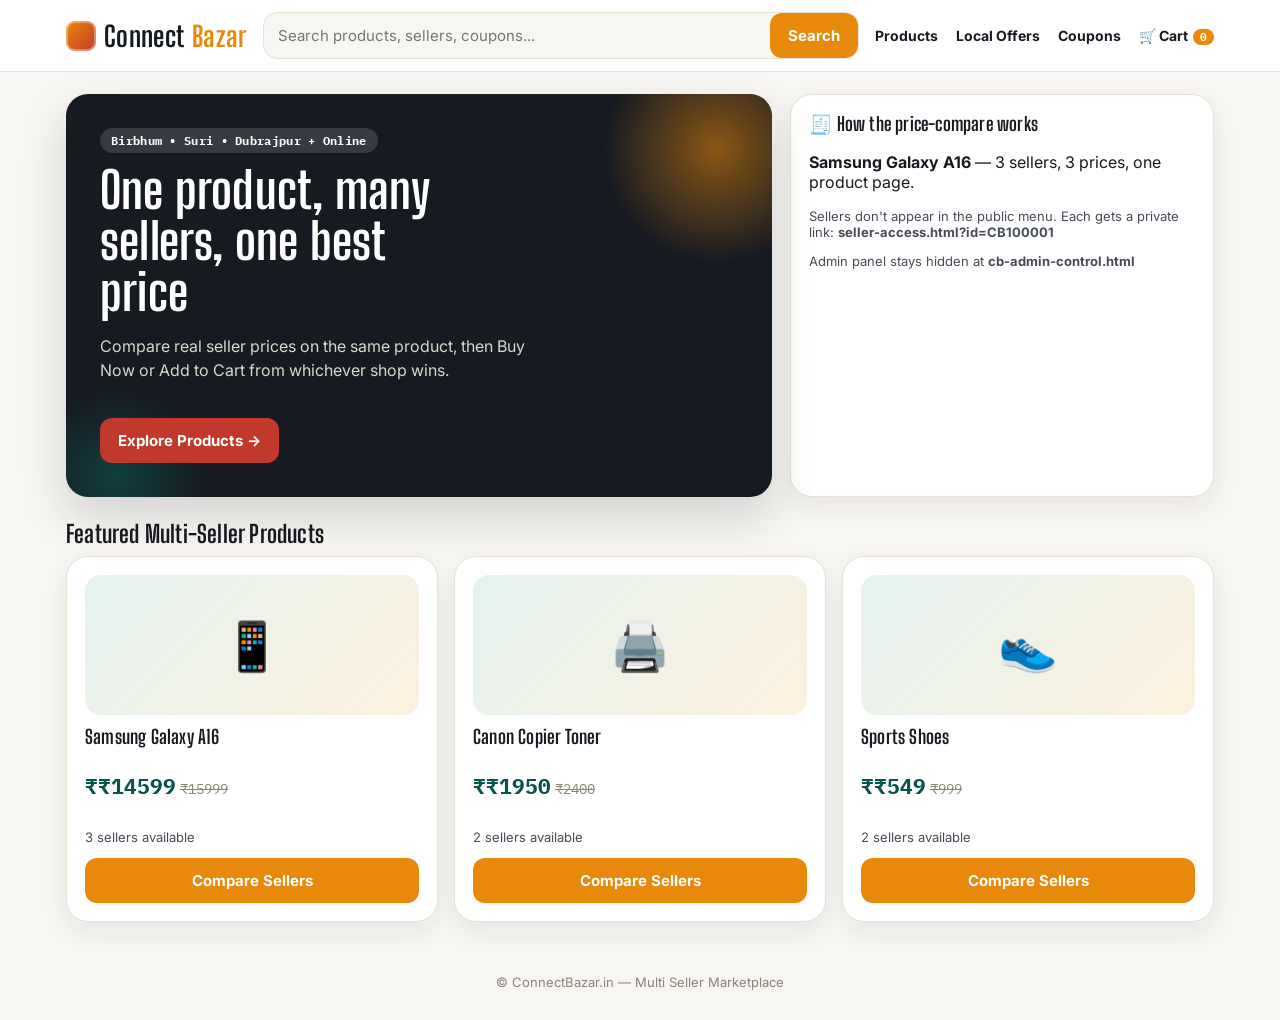
<file: index.html>
<!DOCTYPE html><html><head><meta charset="UTF-8"><meta name="viewport" content="width=device-width,initial-scale=1"><title>ConnectBazar — One Product, Many Sellers</title>
<link rel="preconnect" href="https://fonts.googleapis.com"><link rel="preconnect" href="https://fonts.gstatic.com" crossorigin>
<link href="https://fonts.googleapis.com/css2?family=Big+Shoulders+Display:wght@700;800&family=Inter:wght@400;500;600;700;800&family=IBM+Plex+Mono:wght@500;600;700&display=swap" rel="stylesheet">
<link rel="stylesheet" href="style.css"></head><body><div class="top"><div class="nav"><a class="logo" href="index.html">Connect<span>Bazar</span></a><div class="search"><input placeholder="Search products, sellers, coupons..."><button>Search</button></div><div class="links"><a href="products.html">Products</a><a href="offers.html">Local Offers</a><a href="coupons.html">Coupons</a><a href="cart.html">🛒 Cart <span class="cartCount">0</span></a></div></div></div>
<main><section class="hero"><div class="banner"><span class="badge">Birbhum • Suri • Dubrajpur + Online</span><h1>One product, many sellers, one best price</h1><p>Compare real seller prices on the same product, then Buy Now or Add to Cart from whichever shop wins.</p><br><a class="btn orange" href="products.html">Explore Products →</a></div><div class="panel"><h3>🧾 How the price-compare works</h3><p><b>Samsung Galaxy A16</b> — 3 sellers, 3 prices, one product page.</p><p class="small">Sellers don't appear in the public menu. Each gets a private link: <b class="small">seller-access.html?id=CB100001</b></p><p class="small">Admin panel stays hidden at <b class="small">cb-admin-control.html</b></p></div></section><section class="section"><h2>Featured Multi-Seller Products</h2><div id="homeProducts" class="grid"></div></section></main><script>document.addEventListener('DOMContentLoaded',()=>{homeProducts.innerHTML=demoProducts.map(p=>`<div class="card"><div class="pic">${p.img}</div><h3>${p.name}</h3><p><span class="price">₹${Math.min(...p.offers.map(o=>o.price))}</span> <span class="old">₹${p.mrp}</span></p><p class="small">${p.offers.length} sellers available</p><a class="btn" href="product-details.html?id=${p.id}">Compare Sellers</a></div>`).join('')})</script><div class="bottom"><a href="index.html">🏠<br>Home</a><a href="products.html">🛍️<br>Products</a><a href="offers.html">🏪<br>Offers</a><a href="coupons.html">🎟️<br>Coupons</a><a href="cart.html">🛒<br>Cart</a></div><div class="footer">© ConnectBazar.in — Multi Seller Marketplace</div><script src="firebase-config.js"></script><script src="app.js"></script>
</body></html>
</file>
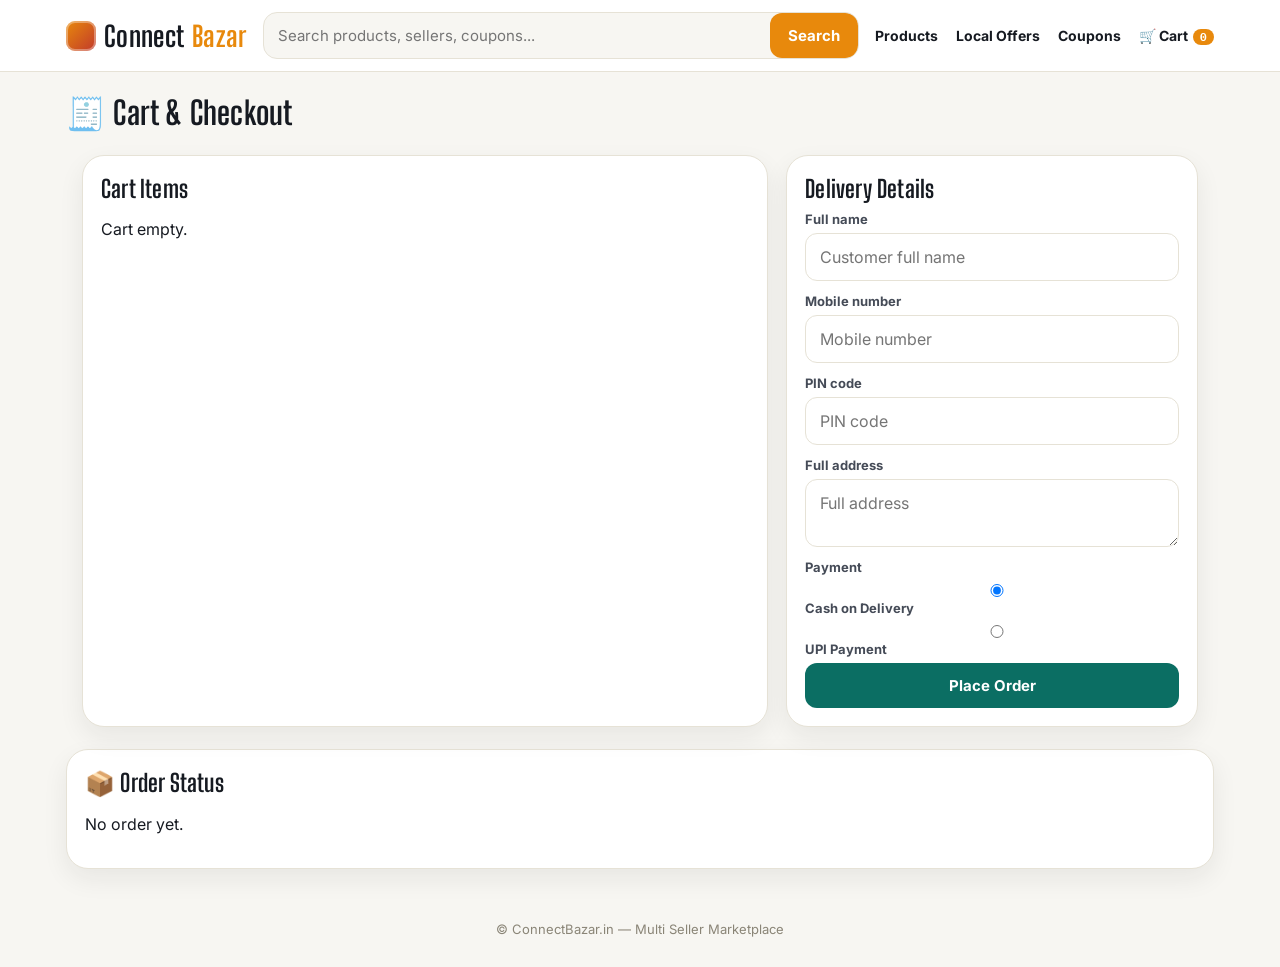
<file: cart.html>
<!DOCTYPE html><html><head><meta charset="UTF-8"><meta name="viewport" content="width=device-width,initial-scale=1"><title>Cart & Checkout — ConnectBazar</title><link rel="preconnect" href="https://fonts.googleapis.com"><link rel="preconnect" href="https://fonts.gstatic.com" crossorigin>
<link href="https://fonts.googleapis.com/css2?family=Big+Shoulders+Display:wght@700;800&family=Inter:wght@400;500;600;700;800&family=IBM+Plex+Mono:wght@500;600;700&display=swap" rel="stylesheet">
<link rel="stylesheet" href="style.css"></head><body><div class="top"><div class="nav"><a class="logo" href="index.html">Connect<span>Bazar</span></a><div class="search"><input placeholder="Search products, sellers, coupons..."><button>Search</button></div><div class="links"><a href="products.html">Products</a><a href="offers.html">Local Offers</a><a href="coupons.html">Coupons</a><a href="cart.html">🛒 Cart <span class="cartCount">0</span></a></div></div></div>
<main class="section"><h1>🧾 Cart & Checkout</h1><div class="hero"><div class="panel"><h2>Cart Items</h2><div id="cartItems"></div></div><div class="panel"><h2>Delivery Details</h2><div class="form"><label>Full name</label><input id="name" placeholder="Customer full name"><label>Mobile number</label><input id="mobile" placeholder="Mobile number"><label>PIN code</label><input id="pincode" placeholder="PIN code"><label>Full address</label><textarea id="address" placeholder="Full address"></textarea><label>Payment</label><label><input type="radio" name="payment" value="COD" checked> Cash on Delivery</label><label><input type="radio" name="payment" value="UPI"> UPI Payment</label><button class="btn green" onclick="createOrder()">Place Order</button></div></div></div><div class="panel"><h2>📦 Order Status</h2><div id="customerOrders"></div></div></main><script>document.addEventListener('DOMContentLoaded',()=>{let c=getCart();cartItems.innerHTML=c.length?c.map(i=>`<div class="seller"><div><b>${i.name}</b><br><span class="small">Buy From: ${i.seller} • Seller ID: ${i.sellerId}</span></div><div><b>₹${i.price}</b> × ${i.qty}</div></div>`).join('')+`<h3>Total ₹${c.reduce((a,b)=>a+b.price*b.qty,0)}</h3>`:'<p>Cart empty.</p>'})</script><div class="bottom"><a href="index.html">🏠<br>Home</a><a href="products.html">🛍️<br>Products</a><a href="offers.html">🏪<br>Offers</a><a href="coupons.html">🎟️<br>Coupons</a><a href="cart.html">🛒<br>Cart</a></div><div class="footer">© ConnectBazar.in — Multi Seller Marketplace</div><script src="firebase-config.js"></script><script src="app.js"></script>
</body></html>
</file>
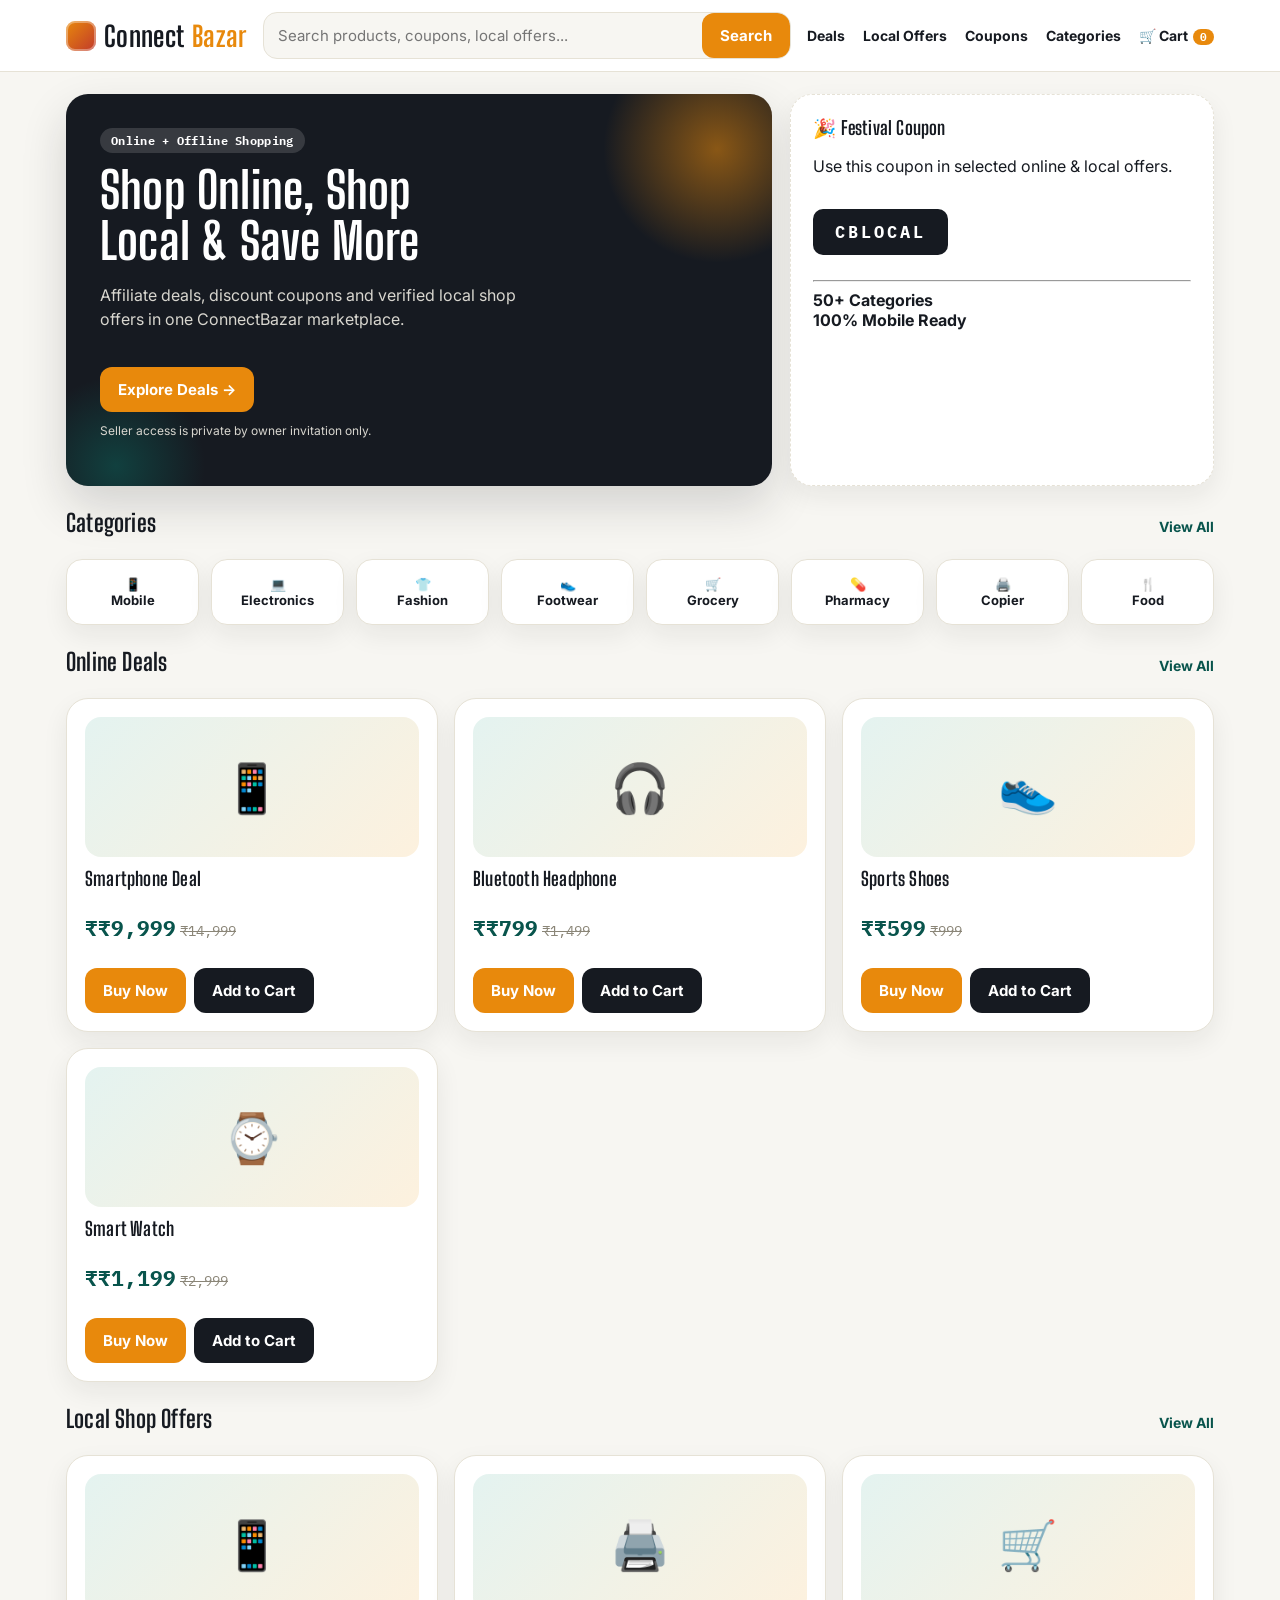
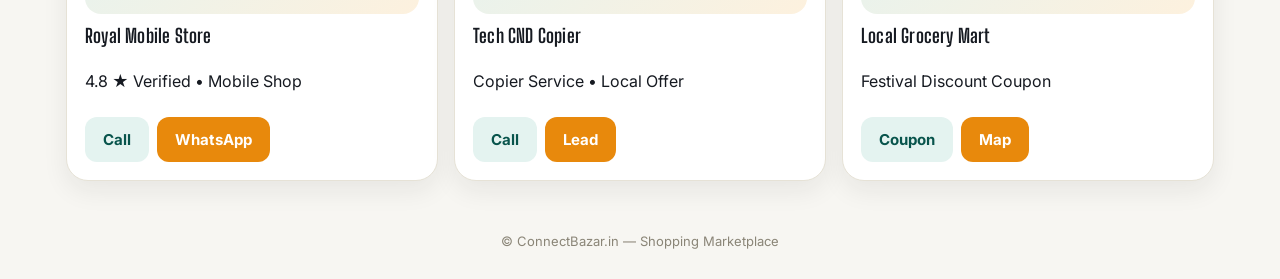
<file: categories.html>
<!DOCTYPE html><html lang="en"><head><meta charset="UTF-8"><meta name="viewport" content="width=device-width,initial-scale=1.0"><title>Categories — ConnectBazar</title>
<link rel="preconnect" href="https://fonts.googleapis.com"><link rel="preconnect" href="https://fonts.gstatic.com" crossorigin>
<link href="https://fonts.googleapis.com/css2?family=Big+Shoulders+Display:wght@700;800&family=Inter:wght@400;500;600;700;800&family=IBM+Plex+Mono:wght@500;600;700&display=swap" rel="stylesheet">
<link rel="stylesheet" href="style.css"></head><body><div class="top"><div class="nav"><a class="logo" href="index.html">Connect<span>Bazar</span></a><div class="search"><input placeholder="Search products, coupons, local offers..."><button>Search</button></div><div class="links"><a href="products.html">Deals</a><a href="offers.html">Local Offers</a><a href="coupons.html">Coupons</a><a href="categories.html">Categories</a><a href="cart.html">🛒 Cart <span class="cartCount" id="cartCount">0</span></a></div></div></div><main><section class="hero"><div class="banner"><span class="badge">Online + Offline Shopping</span><h1>Shop Online, Shop Local & Save More</h1><p>Affiliate deals, discount coupons and verified local shop offers in one ConnectBazar marketplace.</p><br><a class="btn" href="products.html">Explore Deals →</a><p class="private">Seller access is private by owner invitation only.</p></div><div class="coupon"><h3>🎉 Festival Coupon</h3><p>Use this coupon in selected online & local offers.</p><p class="code">CBLOCAL</p><hr><b>50+ Categories</b><br><b>100% Mobile Ready</b></div></section><section class="section"><div class="head"><h2>Categories</h2><a href="categories.html">View All</a></div><div class="catgrid"><div class="cat">📱<br>Mobile</div><div class="cat">💻<br>Electronics</div><div class="cat">👕<br>Fashion</div><div class="cat">👟<br>Footwear</div><div class="cat">🛒<br>Grocery</div><div class="cat">💊<br>Pharmacy</div><div class="cat">🖨️<br>Copier</div><div class="cat">🍴<br>Food</div></div></section><section class="section"><div class="head"><h2>Online Deals</h2><a href="products.html">View All</a></div><div class="grid"><div class="card"><div class="pic">📱</div><h3>Smartphone Deal</h3><p><span class="price">₹9,999</span> <span class="old">₹14,999</span></p><div class="actions"><button class="btn" onclick="buyNow('Smartphone Deal',9999,'ConnectBazar Online Deal')">Buy Now</button><button class="btn cartbtn" onclick="addToCart('Smartphone Deal',9999,'ConnectBazar Online Deal')">Add to Cart</button></div></div><div class="card"><div class="pic">🎧</div><h3>Bluetooth Headphone</h3><p><span class="price">₹799</span> <span class="old">₹1,499</span></p><div class="actions"><button class="btn" onclick="buyNow('Bluetooth Headphone',799,'ConnectBazar Online Deal')">Buy Now</button><button class="btn cartbtn" onclick="addToCart('Bluetooth Headphone',799,'ConnectBazar Online Deal')">Add to Cart</button></div></div><div class="card"><div class="pic">👟</div><h3>Sports Shoes</h3><p><span class="price">₹599</span> <span class="old">₹999</span></p><div class="actions"><button class="btn" onclick="buyNow('Sports Shoes',599,'ConnectBazar Online Deal')">Buy Now</button><button class="btn cartbtn" onclick="addToCart('Sports Shoes',599,'ConnectBazar Online Deal')">Add to Cart</button></div></div><div class="card"><div class="pic">⌚</div><h3>Smart Watch</h3><p><span class="price">₹1,199</span> <span class="old">₹2,999</span></p><div class="actions"><button class="btn" onclick="buyNow('Smart Watch',1199,'ConnectBazar Online Deal')">Buy Now</button><button class="btn cartbtn" onclick="addToCart('Smart Watch',1199,'ConnectBazar Online Deal')">Add to Cart</button></div></div></div></section><section class="section"><div class="head"><h2>Local Shop Offers</h2><a href="offers.html">View All</a></div><div class="shoprow"><div class="card"><div class="pic">📱</div><h3>Royal Mobile Store</h3><p>4.8 ★ Verified • Mobile Shop</p><div class="actions"><a class="btn outline" href="tel:+919999999999">Call</a><a class="btn" href="#">WhatsApp</a></div></div><div class="card"><div class="pic">🖨️</div><h3>Tech CND Copier</h3><p>Copier Service • Local Offer</p><div class="actions"><a class="btn outline" href="#">Call</a><a class="btn" href="#">Lead</a></div></div><div class="card"><div class="pic">🛒</div><h3>Local Grocery Mart</h3><p>Festival Discount Coupon</p><div class="actions"><a class="btn outline" href="#">Coupon</a><a class="btn" href="#">Map</a></div></div></div></section></main><div class="bottom"><a href="index.html">🏠<br>Home</a><a href="products.html">🛍️<br>Deals</a><a href="offers.html">🏪<br>Offers</a><a href="coupons.html">🎟️<br>Coupons</a><a href="cart.html">🛒<br>Cart</a></div><div class="footer">© ConnectBazar.in — Shopping Marketplace</div><div id="toast" class="toast">Added to cart</div><script>
function getCart(){return JSON.parse(localStorage.getItem('cb_cart')||'[]')}
function saveCart(c){localStorage.setItem('cb_cart',JSON.stringify(c));updateCartCount()}
function addToCart(name,price,seller='ConnectBazar'){let c=getCart();let item=c.find(x=>x.name===name && x.seller===seller); if(item){item.qty++}else{c.push({name,price,qty:1,seller})} saveCart(c); let t=document.getElementById('toast'); if(t){t.style.display='block'; setTimeout(()=>t.style.display='none',1400)}}
function buyNow(name,price,seller='ConnectBazar'){localStorage.setItem('cb_cart',JSON.stringify([{name,price,qty:1,seller}]));location.href='cart.html'}
function updateCartCount(){let n=getCart().reduce((a,b)=>a+b.qty,0); document.querySelectorAll('#cartCount').forEach(e=>e.textContent=n)}
document.addEventListener('DOMContentLoaded',updateCartCount);
</script></body></html>
</file>
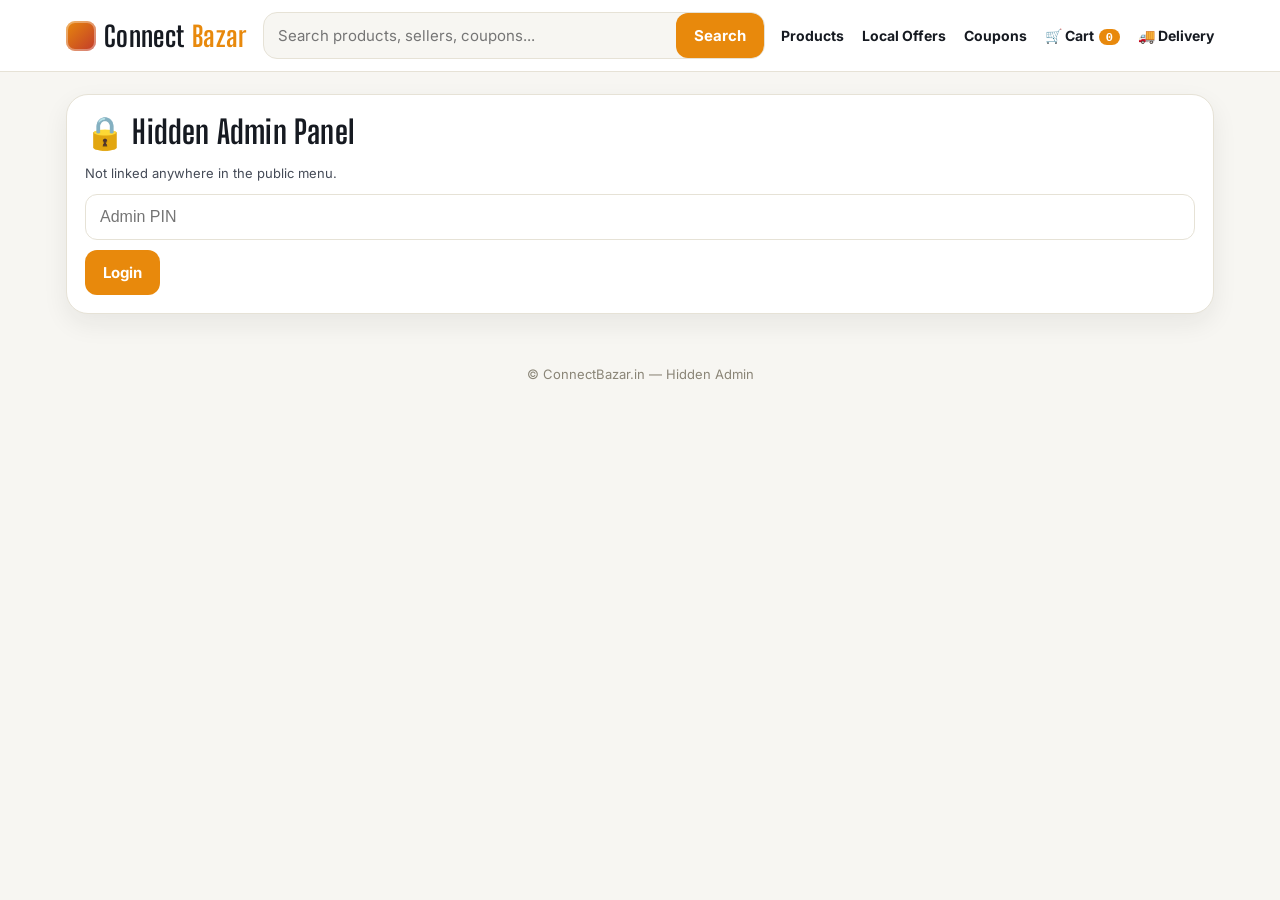
<file: cb-admin-control.html>
<!DOCTYPE html><html><head><meta charset="UTF-8"><meta name="viewport" content="width=device-width,initial-scale=1"><title>Admin — ConnectBazar</title><link rel="preconnect" href="https://fonts.googleapis.com"><link rel="preconnect" href="https://fonts.gstatic.com" crossorigin>
<link href="https://fonts.googleapis.com/css2?family=Big+Shoulders+Display:wght@700;800&family=Inter:wght@400;500;600;700;800&family=IBM+Plex+Mono:wght@500;600;700&display=swap" rel="stylesheet">
<link rel="stylesheet" href="style.css"></head><body><div class="top"><div class="nav"><a class="logo" href="index.html">Connect<span>Bazar</span></a><div class="search"><input placeholder="Search products, sellers, coupons..."><button>Search</button></div><div class="links"><a href="products.html">Products</a><a href="offers.html">Local Offers</a><a href="coupons.html">Coupons</a><a href="cart.html">🛒 Cart <span class="cartCount">0</span></a><a href="delivery-access.html">🚚 Delivery</a></div></div></div>
<main class="section"><div id="login" class="panel"><h1>🔒 Hidden Admin Panel</h1><p class="small">Not linked anywhere in the public menu.</p><input id="pin" placeholder="Admin PIN" style="width:100%;padding:13px 14px;border:1px solid var(--line);border-radius:12px;font-size:16px;margin-bottom:10px"><button class="btn" onclick="if(pin.value==='1234'){login.style.display='none';admin.style.display='block';loadAdmin()}else alert('Wrong PIN')">Login</button></div><div id="admin" style="display:none"><h1>📊 Admin Dashboard</h1><div class="grid" id="adminStats"></div><h2>🕓 Pending Seller Products</h2><table class="table"><thead><tr><th>Photo</th><th>Product/Seller</th><th>Price</th><th>Action</th></tr></thead><tbody id="pendingProducts"></tbody></table><h2>Customer Orders</h2><p class="small">Customer order first Admin Panel e show hobe. Admin Accept korle seller panel e show hobe.</p><table class="table"><thead><tr><th>Order</th><th>Customer</th><th>Items</th><th>Payment/Courier</th><th>Status</th></tr></thead><tbody id="orders"></tbody></table></div></main><div class="bottom"><a href="index.html">🏠<br>Home</a><a href="products.html">🛍️<br>Products</a><a href="offers.html">🏪<br>Offers</a><a href="coupons.html">🎟️<br>Coupons</a><a href="cart.html">🛒<br>Cart</a></div><div class="footer">© ConnectBazar.in — Hidden Admin</div><script src="firebase-config.js"></script><script src="app.js"></script>
</body></html>
</file>
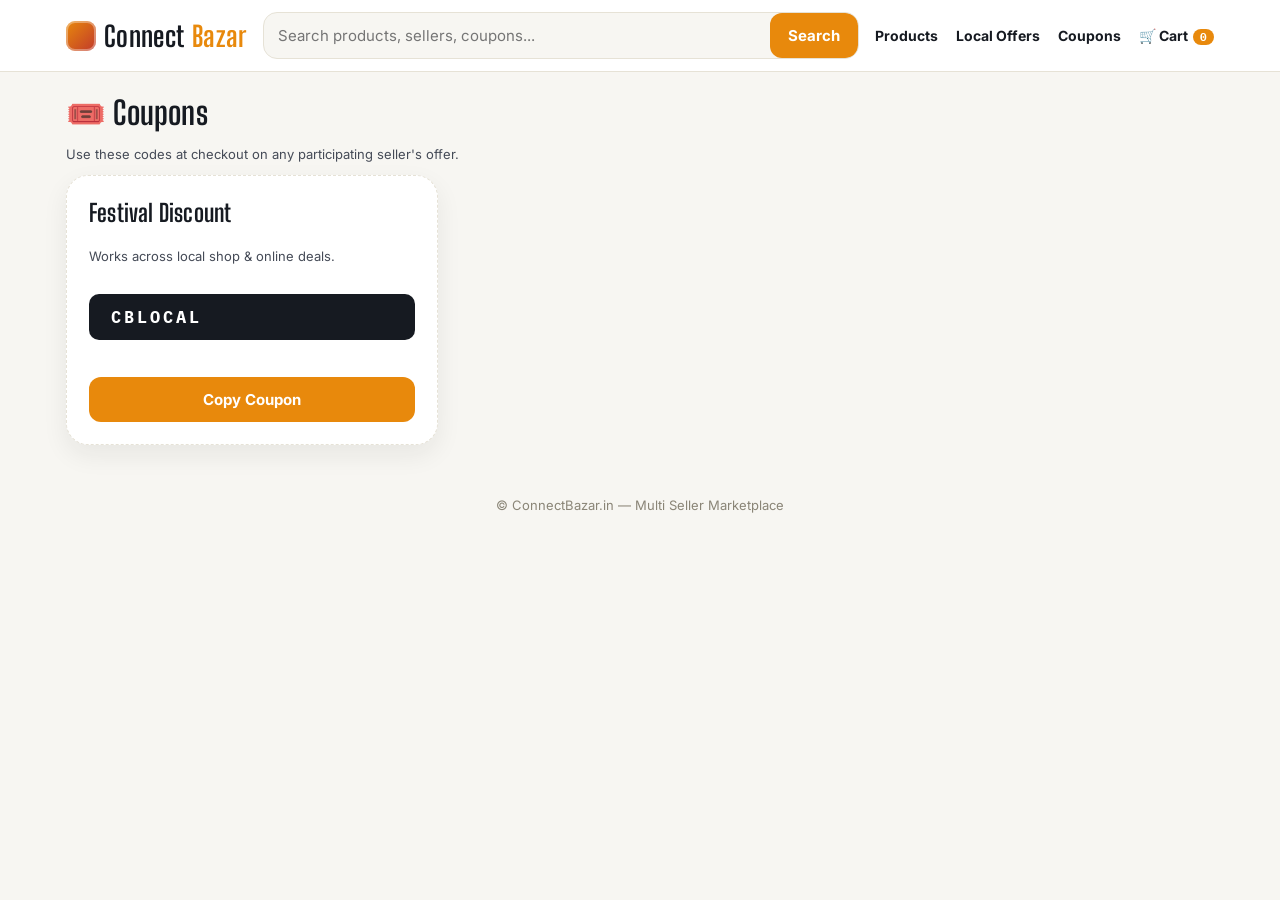
<file: coupons.html>
<!DOCTYPE html><html><head><meta charset="UTF-8"><meta name="viewport" content="width=device-width,initial-scale=1"><title>Coupons — ConnectBazar</title><link rel="preconnect" href="https://fonts.googleapis.com"><link rel="preconnect" href="https://fonts.gstatic.com" crossorigin>
<link href="https://fonts.googleapis.com/css2?family=Big+Shoulders+Display:wght@700;800&family=Inter:wght@400;500;600;700;800&family=IBM+Plex+Mono:wght@500;600;700&display=swap" rel="stylesheet">
<link rel="stylesheet" href="style.css"></head><body><div class="top"><div class="nav"><a class="logo" href="index.html">Connect<span>Bazar</span></a><div class="search"><input placeholder="Search products, sellers, coupons..."><button>Search</button></div><div class="links"><a href="products.html">Products</a><a href="offers.html">Local Offers</a><a href="coupons.html">Coupons</a><a href="cart.html">🛒 Cart <span class="cartCount">0</span></a></div></div></div>
<main class="section"><h1>🎟️ Coupons</h1><p class="small">Use these codes at checkout on any participating seller's offer.</p><div class="grid"><div class="card coupon"><h2>Festival Discount</h2><p class="small">Works across local shop & online deals.</p><p class="code">CBLOCAL</p><br><button class="btn" onclick="navigator.clipboard.writeText('CBLOCAL');alert('Copied: CBLOCAL')">Copy Coupon</button></div></div></main><div class="bottom"><a href="index.html">🏠<br>Home</a><a href="products.html">🛍️<br>Products</a><a href="offers.html">🏪<br>Offers</a><a href="coupons.html">🎟️<br>Coupons</a><a href="cart.html">🛒<br>Cart</a></div><div class="footer">© ConnectBazar.in — Multi Seller Marketplace</div><script src="firebase-config.js"></script><script src="app.js"></script>
</body></html>
</file>
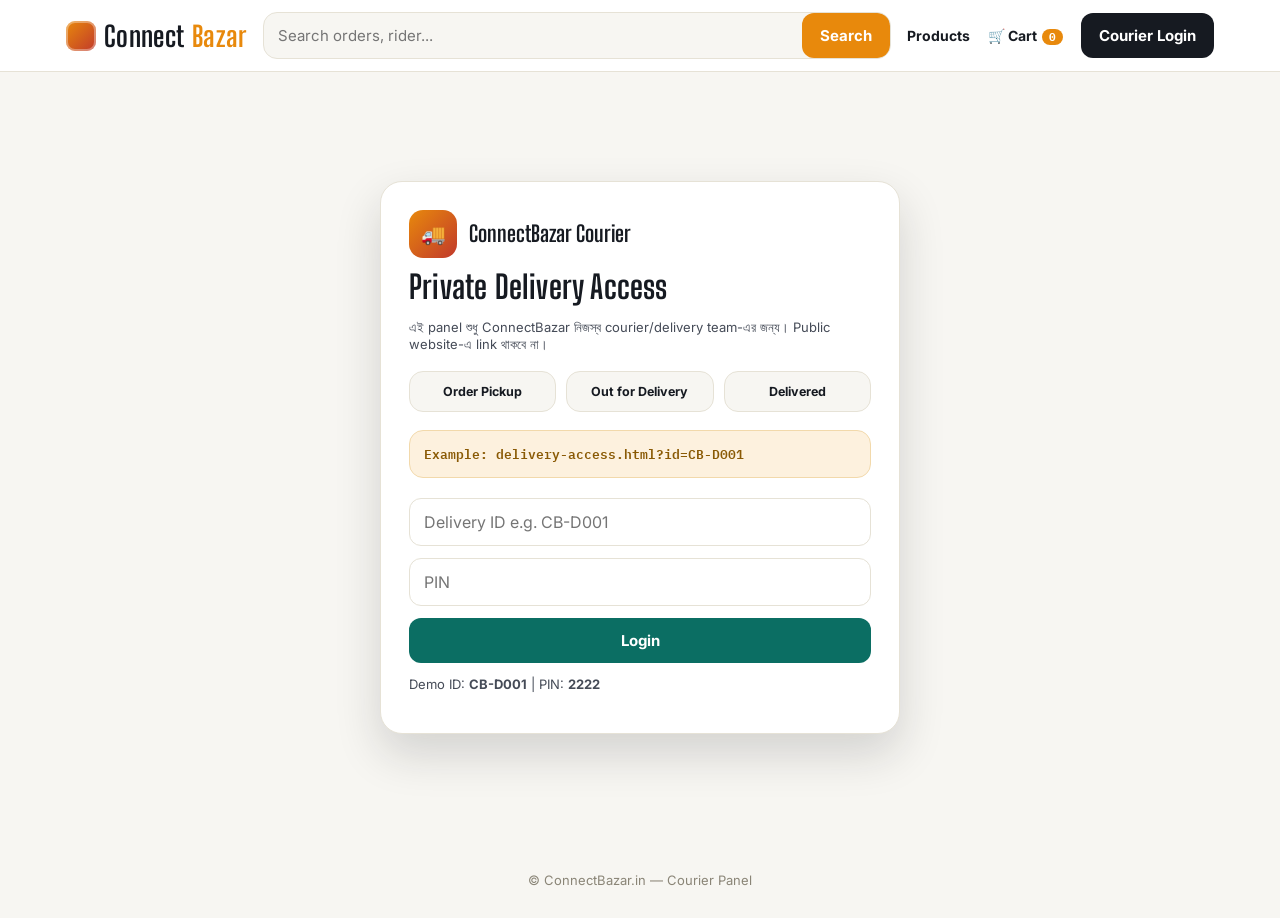
<file: delivery-access.html>
<!DOCTYPE html><html><head><meta charset="UTF-8"><meta name="viewport" content="width=device-width,initial-scale=1"><title>ConnectBazar Courier Access</title>
<link rel="preconnect" href="https://fonts.googleapis.com"><link rel="preconnect" href="https://fonts.gstatic.com" crossorigin>
<link href="https://fonts.googleapis.com/css2?family=Big+Shoulders+Display:wght@700;800&family=Inter:wght@400;500;600;700;800&family=IBM+Plex+Mono:wght@500;600;700&display=swap" rel="stylesheet">
<link rel="stylesheet" href="style.css"></head><body><div class="top"><div class="nav"><a class="logo" href="index.html">Connect<span>Bazar</span></a><div class="search"><input placeholder="Search orders, rider..."><button>Search</button></div><div class="links"><a href="products.html">Products</a><a href="cart.html">🛒 Cart <span class="cartCount">0</span></a><a class="btn dark" href="delivery-access.html">Courier Login</a></div></div></div>
<main class="seller-login-wrap"><div class="seller-login-card"><div class="seller-logo"><div class="mark">🚚</div><div>ConnectBazar Courier</div></div><h1>Private Delivery Access</h1><p class="small">এই panel শুধু ConnectBazar নিজস্ব courier/delivery team-এর জন্য। Public website-এ link থাকবে না।</p><div class="seller-tabs"><div class="seller-tab">Order Pickup</div><div class="seller-tab">Out for Delivery</div><div class="seller-tab">Delivered</div></div><div class="danger-note">Example: delivery-access.html?id=CB-D001</div><br><div class="form"><input id="did" placeholder="Delivery ID e.g. CB-D001"><input id="dpin" type="password" placeholder="PIN"><button class="btn green" onclick="deliveryLogin()">Login</button></div><p class="small">Demo ID: <b>CB-D001</b> | PIN: <b>2222</b></p></div></main><div class="bottom"><a href="index.html">🏠<br>Home</a><a href="products.html">🛍️<br>Products</a><a href="delivery-dashboard.html">🚚<br>Courier</a><a href="cart.html">🛒<br>Cart</a></div><div class="footer">© ConnectBazar.in — Courier Panel</div><script src="app.js"></script><script>function deliveryLogin(){let id=document.getElementById('did').value||new URLSearchParams(location.search).get('id')||'CB-D001';let pin=document.getElementById('dpin').value;if(pin==='2222'){localStorage.setItem('cb_delivery_id',id);location.href='delivery-dashboard.html?id='+id}else alert('Wrong PIN')}document.addEventListener('DOMContentLoaded',()=>{let id=new URLSearchParams(location.search).get('id');if(id)document.getElementById('did').value=id;})</script></body></html>
</file>
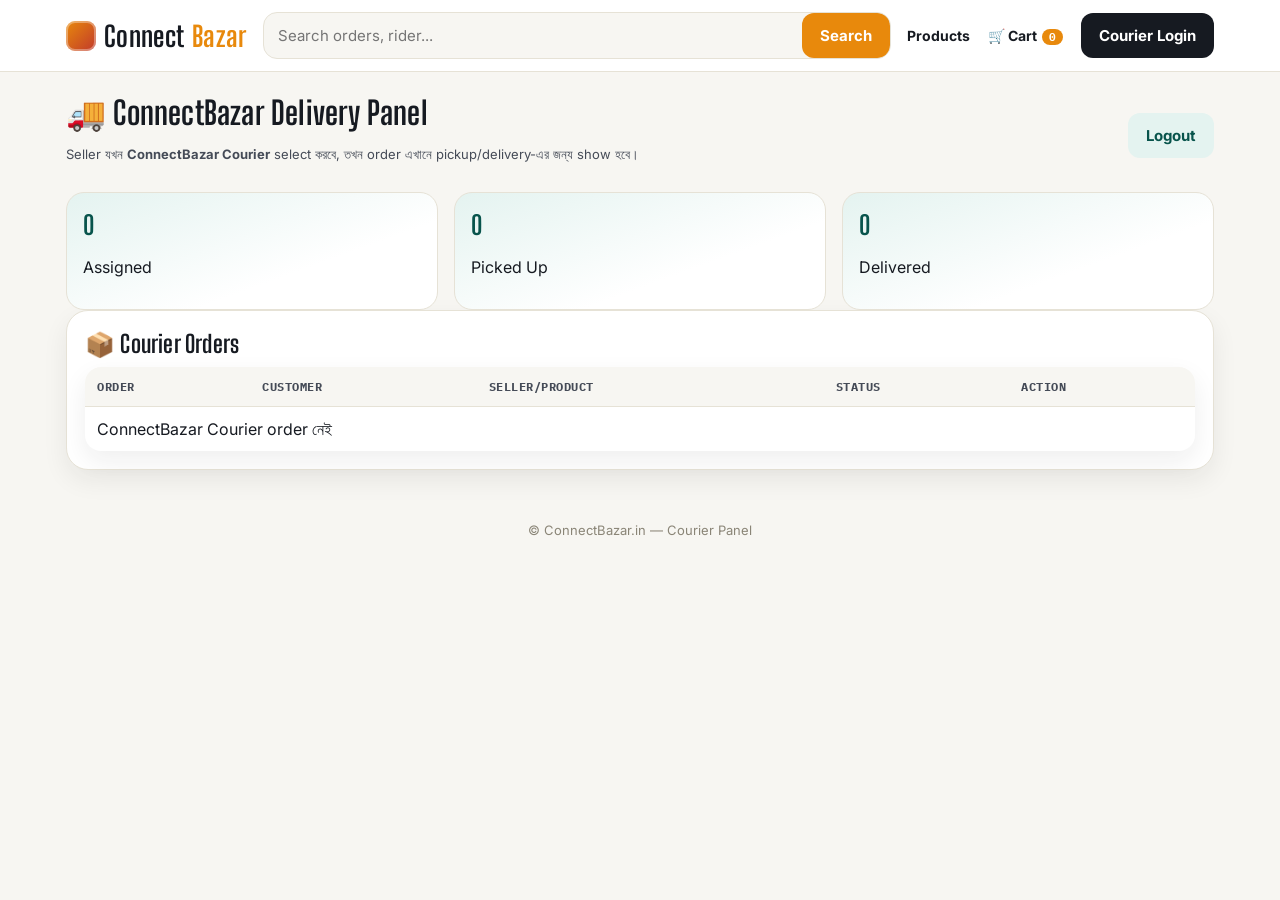
<file: delivery-dashboard.html>
<!DOCTYPE html><html><head><meta charset="UTF-8"><meta name="viewport" content="width=device-width,initial-scale=1"><title>Delivery Dashboard - ConnectBazar</title>
<link rel="preconnect" href="https://fonts.googleapis.com"><link rel="preconnect" href="https://fonts.gstatic.com" crossorigin>
<link href="https://fonts.googleapis.com/css2?family=Big+Shoulders+Display:wght@700;800&family=Inter:wght@400;500;600;700;800&family=IBM+Plex+Mono:wght@500;600;700&display=swap" rel="stylesheet">
<link rel="stylesheet" href="style.css"></head><body><div class="top"><div class="nav"><a class="logo" href="index.html">Connect<span>Bazar</span></a><div class="search"><input placeholder="Search orders, rider..."><button>Search</button></div><div class="links"><a href="products.html">Products</a><a href="cart.html">🛒 Cart <span class="cartCount">0</span></a><a class="btn dark" href="delivery-access.html">Courier Login</a></div></div></div>
<main class="section"><div class="dash-head"><div><h1>🚚 ConnectBazar Delivery Panel</h1><p class="small">Seller যখন <b>ConnectBazar Courier</b> select করবে, তখন order এখানে pickup/delivery-এর জন্য show হবে।</p></div><a class="btn outline" href="delivery-access.html">Logout</a></div><div class="grid" id="deliveryStats"><div class="stat-card"><h3>0</h3><p>Assigned</p></div><div class="stat-card"><h3>0</h3><p>Picked Up</p></div><div class="stat-card"><h3>0</h3><p>Delivered</p></div></div>
<div class="panel"><h2>📦 Courier Orders</h2><table class="table"><thead><tr><th>Order</th><th>Customer</th><th>Seller/Product</th><th>Status</th><th>Action</th></tr></thead><tbody id="deliveryOrders"></tbody></table></div></main><div class="bottom"><a href="index.html">🏠<br>Home</a><a href="products.html">🛍️<br>Products</a><a href="delivery-dashboard.html">🚚<br>Courier</a><a href="cart.html">🛒<br>Cart</a></div><div class="footer">© ConnectBazar.in — Courier Panel</div><script src="app.js"></script><script>document.addEventListener('DOMContentLoaded',()=>{loadDeliveryDashboard&&loadDeliveryDashboard();})</script></body></html>
</file>
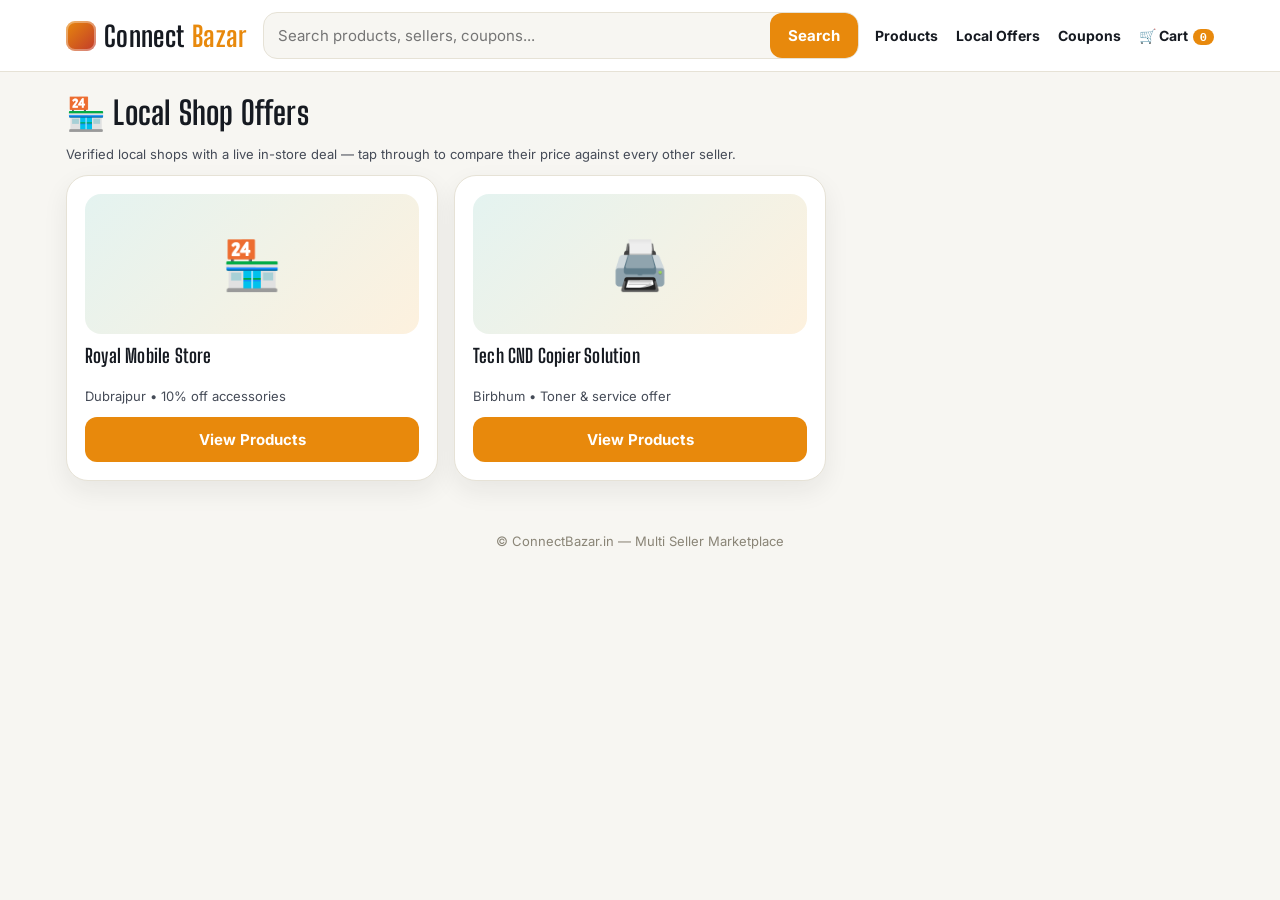
<file: offers.html>
<!DOCTYPE html><html><head><meta charset="UTF-8"><meta name="viewport" content="width=device-width,initial-scale=1"><title>Local Shop Offers — ConnectBazar</title><link rel="preconnect" href="https://fonts.googleapis.com"><link rel="preconnect" href="https://fonts.gstatic.com" crossorigin>
<link href="https://fonts.googleapis.com/css2?family=Big+Shoulders+Display:wght@700;800&family=Inter:wght@400;500;600;700;800&family=IBM+Plex+Mono:wght@500;600;700&display=swap" rel="stylesheet">
<link rel="stylesheet" href="style.css"></head><body><div class="top"><div class="nav"><a class="logo" href="index.html">Connect<span>Bazar</span></a><div class="search"><input placeholder="Search products, sellers, coupons..."><button>Search</button></div><div class="links"><a href="products.html">Products</a><a href="offers.html">Local Offers</a><a href="coupons.html">Coupons</a><a href="cart.html">🛒 Cart <span class="cartCount">0</span></a></div></div></div>
<main class="section"><h1>🏪 Local Shop Offers</h1><p class="small">Verified local shops with a live in-store deal — tap through to compare their price against every other seller.</p><div class="grid"><div class="card"><div class="pic">🏪</div><h3>Royal Mobile Store</h3><p class="small">Dubrajpur • 10% off accessories</p><a class="btn" href="product-details.html?id=samsung-a16">View Products</a></div><div class="card"><div class="pic">🖨️</div><h3>Tech CND Copier Solution</h3><p class="small">Birbhum • Toner & service offer</p><a class="btn" href="product-details.html?id=canon-toner">View Products</a></div></div></main><div class="bottom"><a href="index.html">🏠<br>Home</a><a href="products.html">🛍️<br>Products</a><a href="offers.html">🏪<br>Offers</a><a href="coupons.html">🎟️<br>Coupons</a><a href="cart.html">🛒<br>Cart</a></div><div class="footer">© ConnectBazar.in — Multi Seller Marketplace</div><script src="firebase-config.js"></script><script src="app.js"></script>
</body></html>
</file>
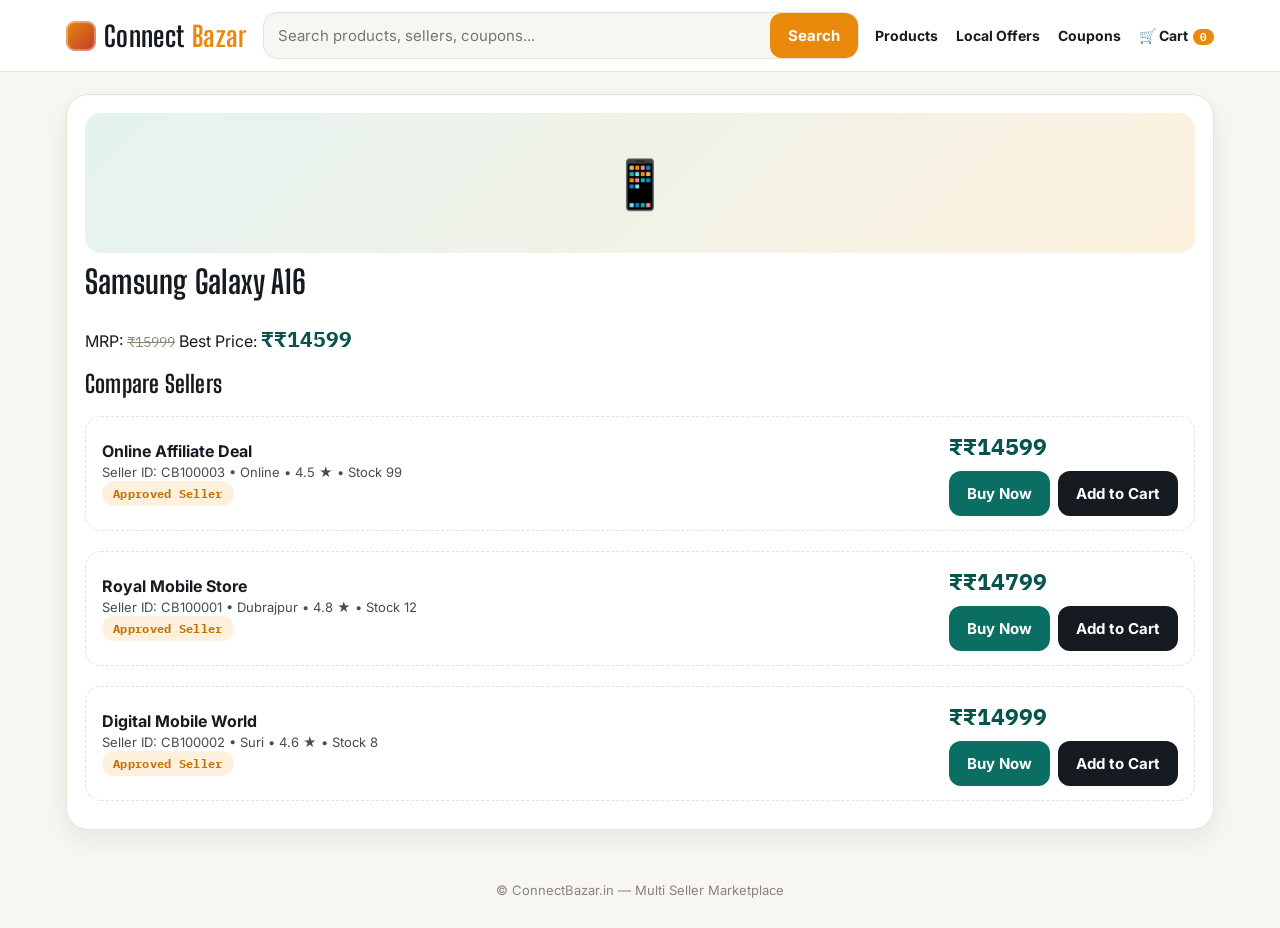
<file: product-details.html>
<!DOCTYPE html><html><head><meta charset="UTF-8"><meta name="viewport" content="width=device-width,initial-scale=1"><title>Compare Sellers — ConnectBazar</title><link rel="preconnect" href="https://fonts.googleapis.com"><link rel="preconnect" href="https://fonts.gstatic.com" crossorigin>
<link href="https://fonts.googleapis.com/css2?family=Big+Shoulders+Display:wght@700;800&family=Inter:wght@400;500;600;700;800&family=IBM+Plex+Mono:wght@500;600;700&display=swap" rel="stylesheet">
<link rel="stylesheet" href="style.css"></head><body><div class="top"><div class="nav"><a class="logo" href="index.html">Connect<span>Bazar</span></a><div class="search"><input placeholder="Search products, sellers, coupons..."><button>Search</button></div><div class="links"><a href="products.html">Products</a><a href="offers.html">Local Offers</a><a href="coupons.html">Coupons</a><a href="cart.html">🛒 Cart <span class="cartCount">0</span></a></div></div></div>
<main class="section"><div id="details"></div></main><script>document.addEventListener('DOMContentLoaded',()=>{let id=new URLSearchParams(location.search).get('id')||'samsung-a16';let p=getAllProducts().find(x=>x.id===id)||getAllProducts()[0];details.innerHTML=`<div class="card"><div class="pic">${String(p.img).startsWith('data:')?'<img src="'+p.img+'" style="max-width:100%;max-height:140px;border-radius:14px">':p.img}</div><h1>${p.name}</h1><p>MRP: <span class="old">₹${p.mrp}</span> Best Price: <span class="price">₹${Math.min(...p.offers.map(o=>Number(o.price)))}</span></p><h2>Compare Sellers</h2>${p.offers.sort((a,b)=>a.price-b.price).map(o=>`<div class="seller"><div><b>${o.seller}</b><br><span class="small">Seller ID: ${o.sellerId} • ${o.location} • ${o.rating||4.5} ★ • Stock ${o.stock}</span><br>${o.size?'<span class="small">Size/Variant: '+o.size+'</span><br>':''}${o.coupon?'<span class="badge">Coupon: '+o.coupon+'</span>':''} <span class="badge">Approved Seller</span></div><div><div class="price">₹${o.price}</div><div class="actions"><button class="btn green" onclick="buyNow('${p.id}','${o.sellerId}')">Buy Now</button><button class="btn dark" onclick="addToCart('${p.id}','${o.sellerId}')">Add to Cart</button></div></div></div>`).join('')}</div>`})</script><div class="bottom"><a href="index.html">🏠<br>Home</a><a href="products.html">🛍️<br>Products</a><a href="offers.html">🏪<br>Offers</a><a href="coupons.html">🎟️<br>Coupons</a><a href="cart.html">🛒<br>Cart</a></div><div class="footer">© ConnectBazar.in — Multi Seller Marketplace</div><script src="firebase-config.js"></script><script src="app.js"></script>
</body></html>
</file>
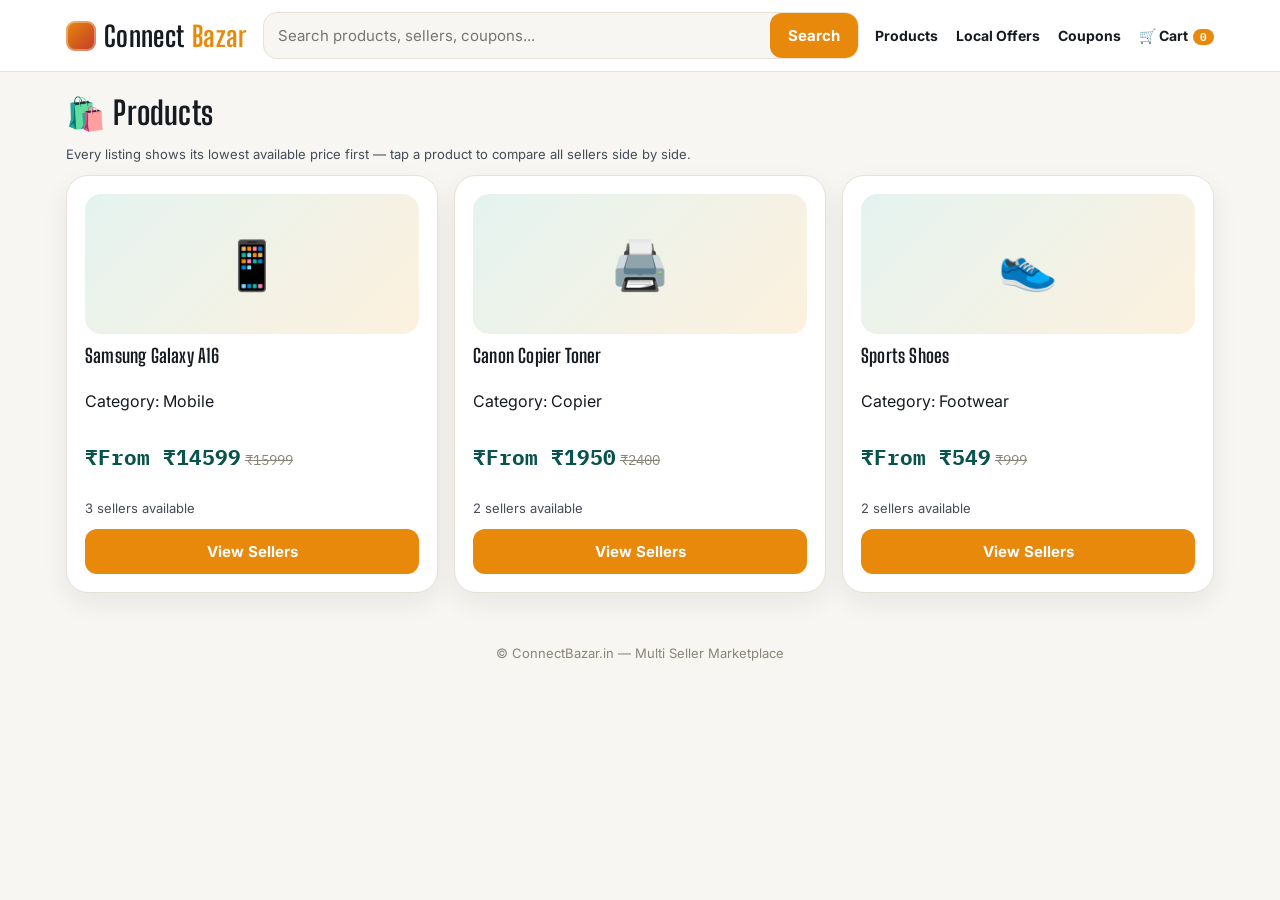
<file: products.html>
<!DOCTYPE html><html><head><meta charset="UTF-8"><meta name="viewport" content="width=device-width,initial-scale=1"><title>Products — ConnectBazar</title><link rel="preconnect" href="https://fonts.googleapis.com"><link rel="preconnect" href="https://fonts.gstatic.com" crossorigin>
<link href="https://fonts.googleapis.com/css2?family=Big+Shoulders+Display:wght@700;800&family=Inter:wght@400;500;600;700;800&family=IBM+Plex+Mono:wght@500;600;700&display=swap" rel="stylesheet">
<link rel="stylesheet" href="style.css"></head><body><div class="top"><div class="nav"><a class="logo" href="index.html">Connect<span>Bazar</span></a><div class="search"><input placeholder="Search products, sellers, coupons..."><button>Search</button></div><div class="links"><a href="products.html">Products</a><a href="offers.html">Local Offers</a><a href="coupons.html">Coupons</a><a href="cart.html">🛒 Cart <span class="cartCount">0</span></a></div></div></div>
<main class="section"><h1>🛍️ Products</h1><p class="small">Every listing shows its lowest available price first — tap a product to compare all sellers side by side.</p><div id="products" class="grid"></div></main><script>document.addEventListener('DOMContentLoaded',()=>{let ps=getAllProducts();products.innerHTML=ps.map(p=>`<div class="card"><div class="pic">${String(p.img).startsWith('data:')?'<img src="'+p.img+'" style="max-width:100%;max-height:130px;border-radius:14px">':p.img}</div><h3>${p.name}</h3><p>Category: ${p.cat}</p><p><span class="price">From ₹${Math.min(...p.offers.map(o=>Number(o.price)))}</span> <span class="old">₹${p.mrp}</span></p><p class="small">${p.offers.length} sellers available</p><a class="btn" href="product-details.html?id=${p.id}">View Sellers</a></div>`).join('')})</script><div class="bottom"><a href="index.html">🏠<br>Home</a><a href="products.html">🛍️<br>Products</a><a href="offers.html">🏪<br>Offers</a><a href="coupons.html">🎟️<br>Coupons</a><a href="cart.html">🛒<br>Cart</a></div><div class="footer">© ConnectBazar.in — Multi Seller Marketplace</div><script src="firebase-config.js"></script><script src="app.js"></script>
</body></html>
</file>
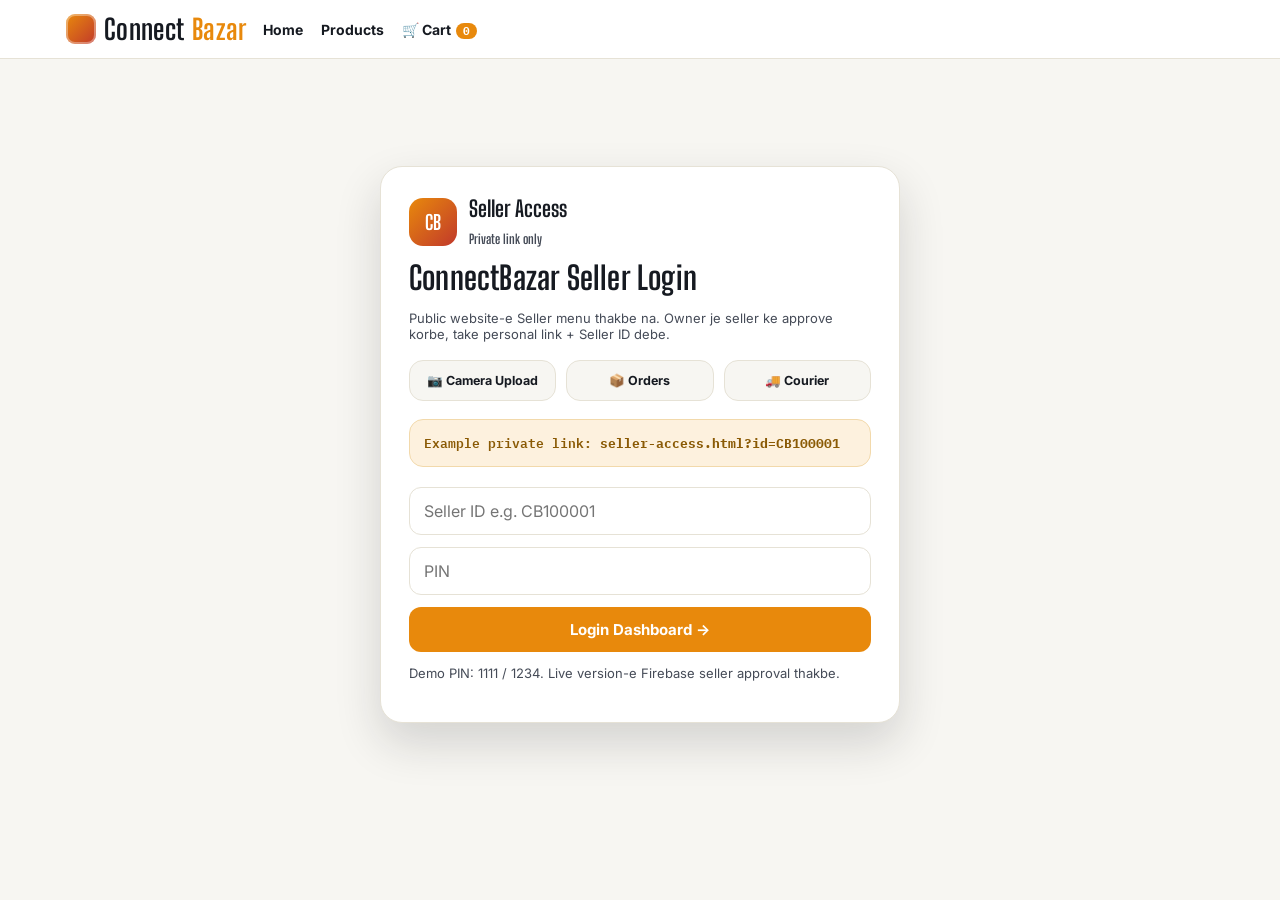
<file: seller-access.html>
<!DOCTYPE html><html><head><meta charset="UTF-8"><meta name="viewport" content="width=device-width,initial-scale=1"><title>Private Seller Access - ConnectBazar</title>
<link rel="preconnect" href="https://fonts.googleapis.com"><link rel="preconnect" href="https://fonts.gstatic.com" crossorigin>
<link href="https://fonts.googleapis.com/css2?family=Big+Shoulders+Display:wght@700;800&family=Inter:wght@400;500;600;700;800&family=IBM+Plex+Mono:wght@500;600;700&display=swap" rel="stylesheet">
<link rel="stylesheet" href="style.css"></head><body>
<div class="top"><div class="nav"><a class="logo" href="index.html">Connect<span>Bazar</span></a><div class="links"><a href="index.html">Home</a><a href="products.html">Products</a><a href="cart.html">🛒 Cart <span class="cartCount">0</span></a></div></div></div>
<main class="seller-login-wrap"><div class="seller-login-card"><div class="seller-logo"><div class="mark">CB</div><div>Seller Access<br><span class="small">Private link only</span></div></div><h1>ConnectBazar Seller Login</h1><p class="small">Public website-e Seller menu thakbe na. Owner je seller ke approve korbe, take personal link + Seller ID debe.</p><div class="seller-tabs"><div class="seller-tab">📷 Camera Upload</div><div class="seller-tab">📦 Orders</div><div class="seller-tab">🚚 Courier</div></div><div class="danger-note">Example private link: <b>seller-access.html?id=CB100001</b></div><br><div class="form"><input id="sid" placeholder="Seller ID e.g. CB100001"><input id="spin" type="password" placeholder="PIN"><button class="btn" onclick="sellerLogin()">Login Dashboard →</button></div><p class="small">Demo PIN: 1111 / 1234. Live version-e Firebase seller approval thakbe.</p></div></main>
<div class="bottom"><a href="index.html">🏠<br>Home</a><a href="products.html">🛍️<br>Products</a><a href="cart.html">🛒<br>Cart</a></div><script src="app.js"></script><script>sid.value=new URLSearchParams(location.search).get('id')||'';function sellerLogin(){let id=sid.value.trim()||new URLSearchParams(location.search).get('id')||'CB100001';let pin=spin.value.trim();if(pin&&pin!=='1111'&&pin!=='1234'){alert('Wrong PIN');return}localStorage.setItem('cb_seller_id',id);location.href='seller-dashboard.html?id='+encodeURIComponent(id);}</script></body></html>
</file>
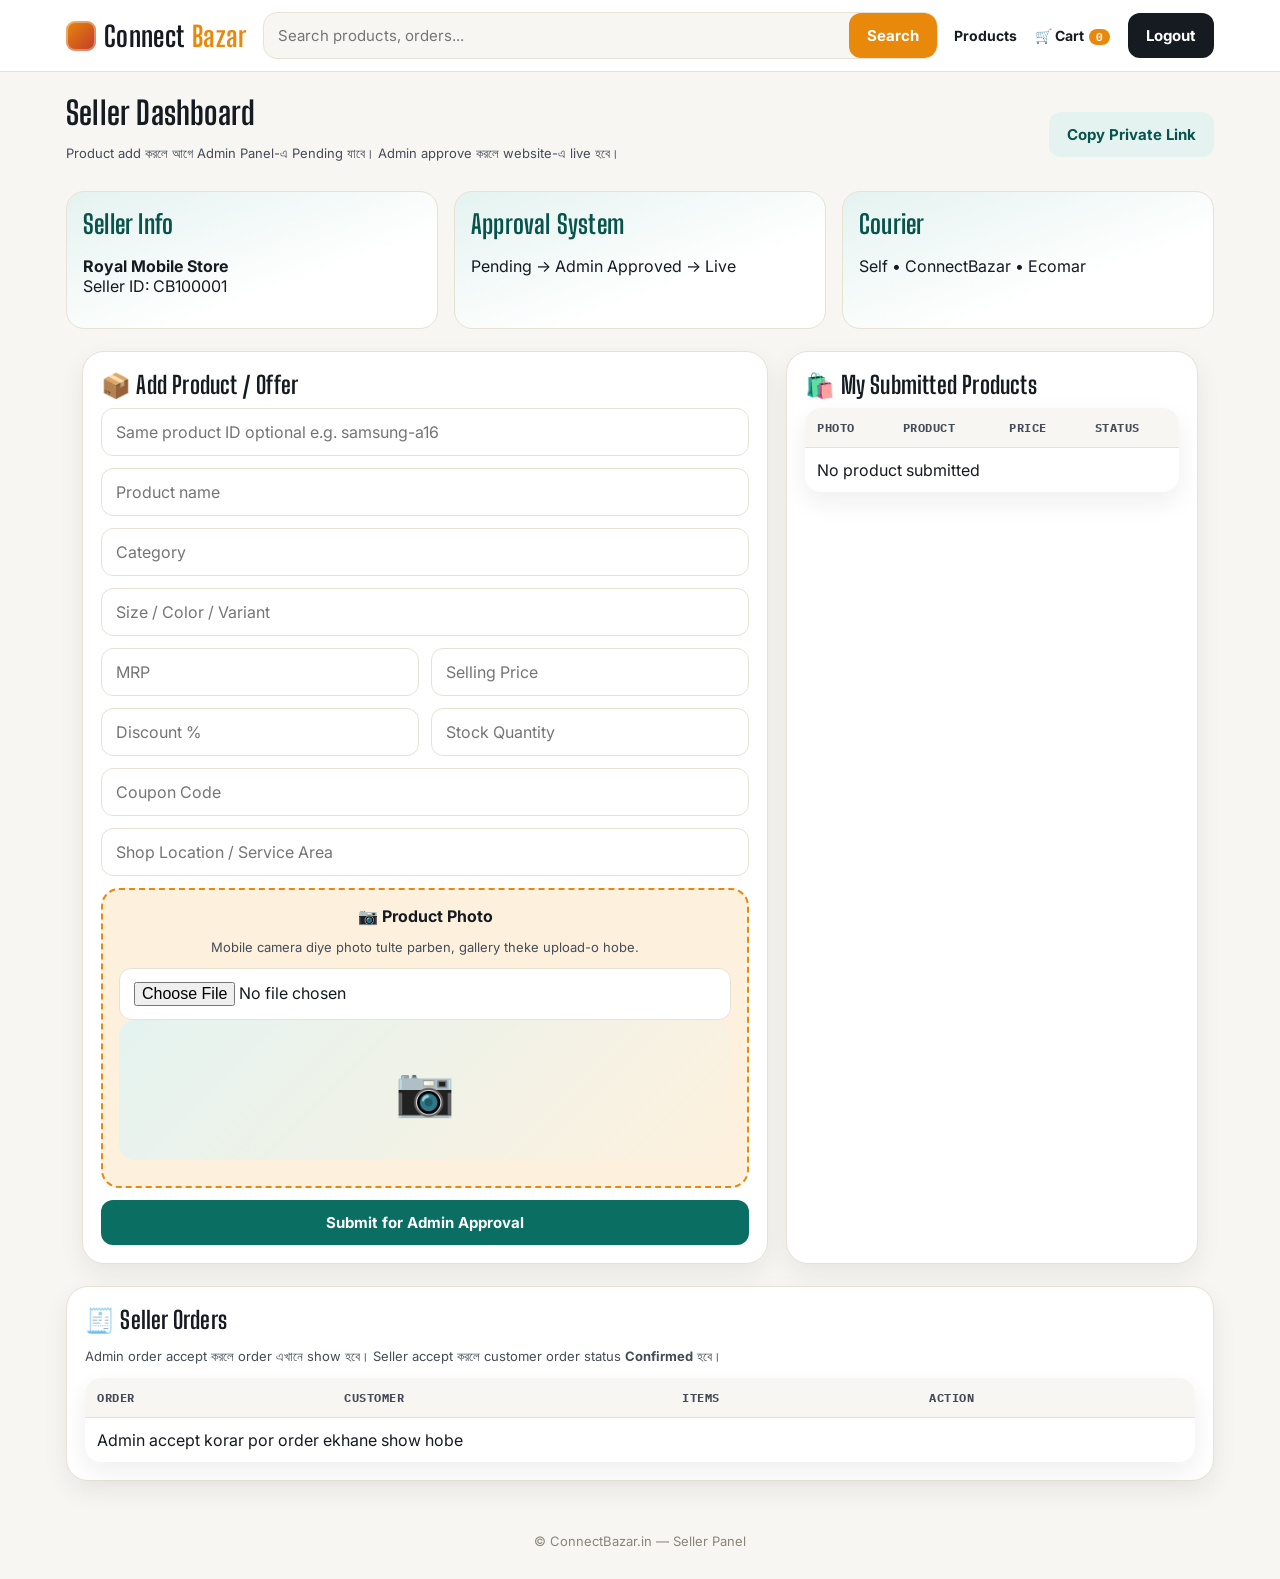
<file: seller-dashboard.html>
<!DOCTYPE html><html><head><meta charset="UTF-8"><meta name="viewport" content="width=device-width,initial-scale=1"><title>Seller Dashboard - ConnectBazar</title>
<link rel="preconnect" href="https://fonts.googleapis.com"><link rel="preconnect" href="https://fonts.gstatic.com" crossorigin>
<link href="https://fonts.googleapis.com/css2?family=Big+Shoulders+Display:wght@700;800&family=Inter:wght@400;500;600;700;800&family=IBM+Plex+Mono:wght@500;600;700&display=swap" rel="stylesheet">
<link rel="stylesheet" href="style.css"></head><body>
<div class="top"><div class="nav"><a class="logo" href="index.html">Connect<span>Bazar</span></a><div class="search"><input placeholder="Search products, orders..."><button>Search</button></div><div class="links"><a href="products.html">Products</a><a href="cart.html">🛒 Cart <span class="cartCount">0</span></a><a class="btn dark" href="seller-access.html">Logout</a></div></div></div>
<main class="section"><div class="dash-head"><div><h1>Seller Dashboard</h1><p class="small">Product add করলে আগে Admin Panel-এ Pending যাবে। Admin approve করলে website-এ live হবে।</p></div><a class="btn outline" id="privateLink" href="#">Copy Private Link</a></div><div class="grid" id="sellerTop"><div class="stat-card"><h3>Seller Info</h3><p id="sellerInfo">Loading...</p></div><div class="stat-card"><h3>Approval System</h3><p>Pending → Admin Approved → Live</p></div><div class="stat-card"><h3>Courier</h3><p>Self • ConnectBazar • Ecomar</p></div></div>
<div class="hero"><div class="panel"><h2>📦 Add Product / Offer</h2><div class="form"><input id="productId" placeholder="Same product ID optional e.g. samsung-a16"><input id="pname" placeholder="Product name"><input id="category" placeholder="Category"><input id="size" placeholder="Size / Color / Variant"><div class="photo-grid"><input id="mrp" type="number" placeholder="MRP"><input id="price" type="number" placeholder="Selling Price"><input id="discount" type="number" placeholder="Discount %"><input id="stock" type="number" placeholder="Stock Quantity"></div><input id="coupon" placeholder="Coupon Code"><input id="location" placeholder="Shop Location / Service Area"><div class="upload-box"><b>📷 Product Photo</b><p class="small">Mobile camera diye photo tulte parben, gallery theke upload-o hobe.</p><input type="file" accept="image/*" capture="environment" onchange="previewSellerImage(this)"><input type="hidden" id="imageData"><div id="photoPreview" class="pic">📷</div></div><button class="btn green" onclick="submitSellerProduct()">Submit for Admin Approval</button></div></div><div class="panel"><h2>🛍️ My Submitted Products</h2><table class="table"><thead><tr><th>Photo</th><th>Product</th><th>Price</th><th>Status</th></tr></thead><tbody id="sellerProducts"></tbody></table></div></div>
<div class="panel"><h2>🧾 Seller Orders</h2><p class="small">Admin order accept করলে order এখানে show হবে। Seller accept করলে customer order status <b>Confirmed</b> হবে।</p><table class="table"><thead><tr><th>Order</th><th>Customer</th><th>Items</th><th>Action</th></tr></thead><tbody id="sellerOrders"></tbody></table></div></main>
<div class="bottom"><a href="index.html">🏠<br>Home</a><a href="products.html">🛍️<br>Products</a><a href="seller-dashboard.html">📊<br>Dashboard</a><a href="cart.html">🛒<br>Cart</a></div><div class="footer">© ConnectBazar.in — Seller Panel</div><script src="firebase-config.js"></script><script src="app.js"></script><script>document.addEventListener('DOMContentLoaded',()=>{loadSellerDashboard();let id=new URLSearchParams(location.search).get('id')||localStorage.getItem('cb_seller_id')||'CB100001';document.getElementById('privateLink').onclick=function(e){e.preventDefault();let link=location.origin+location.pathname.replace('seller-dashboard.html','seller-access.html')+'?id='+id;navigator.clipboard&&navigator.clipboard.writeText(link);alert('Seller private link copied: '+link)}})</script></body></html>
</file>
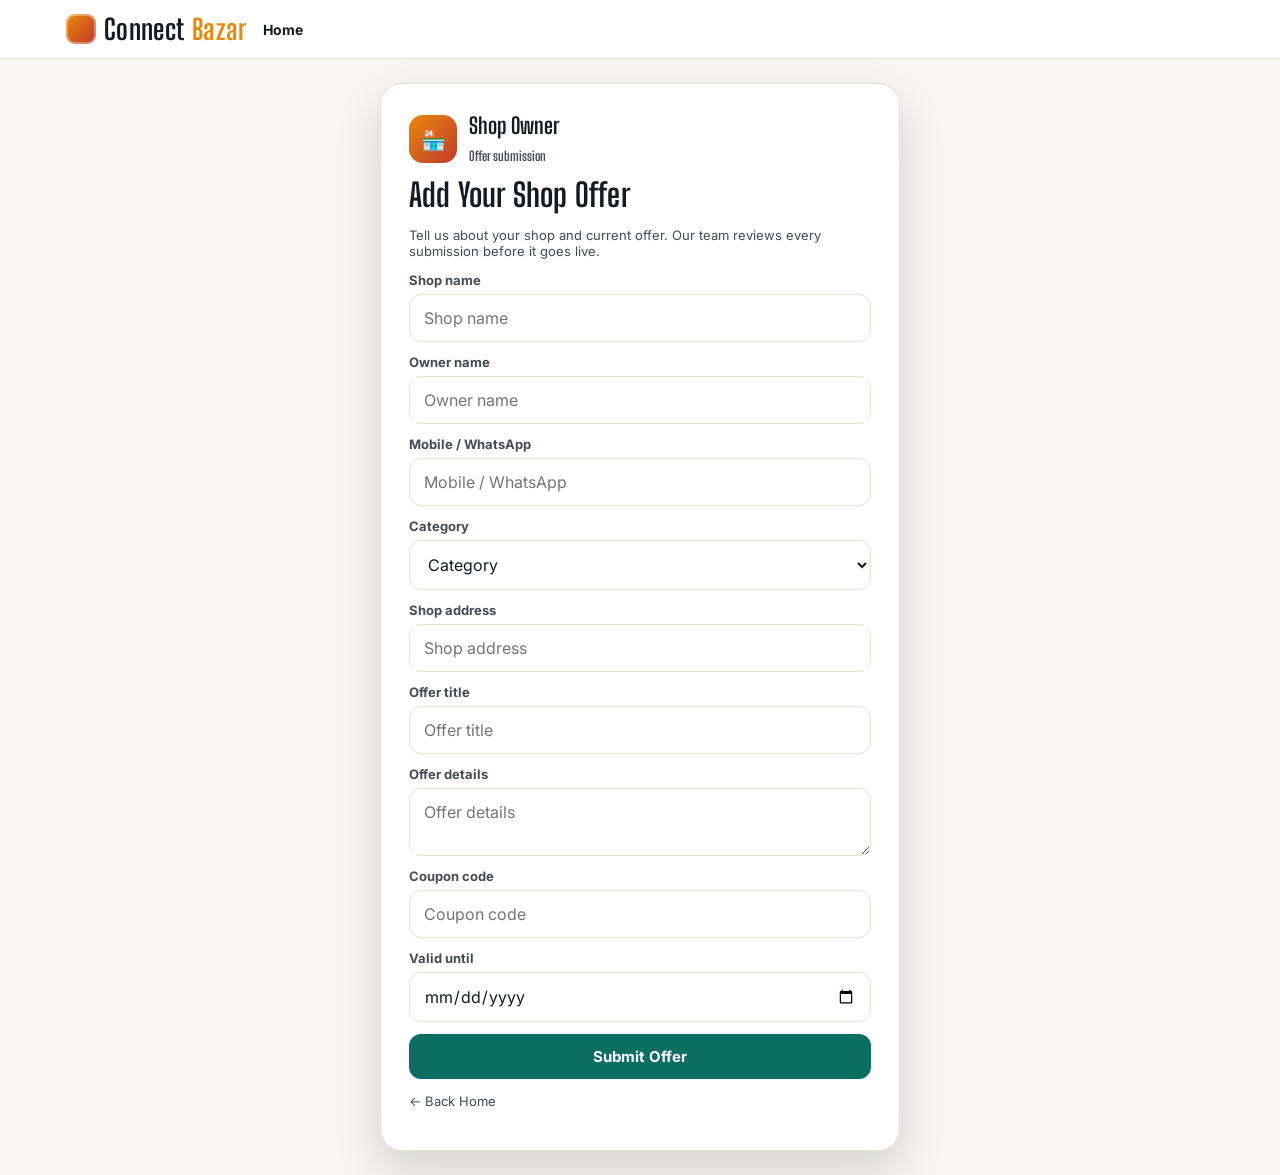
<file: shop-submit.html>
<!DOCTYPE html><html><head><meta charset="UTF-8"><meta name="viewport" content="width=device-width,initial-scale=1"><title>Add Shop Offer — ConnectBazar</title>
<link rel="preconnect" href="https://fonts.googleapis.com"><link rel="preconnect" href="https://fonts.gstatic.com" crossorigin>
<link href="https://fonts.googleapis.com/css2?family=Big+Shoulders+Display:wght@700;800&family=Inter:wght@400;500;600;700;800&family=IBM+Plex+Mono:wght@500;600;700&display=swap" rel="stylesheet">
<link rel="stylesheet" href="style.css"></head><body>
<div class="top"><div class="nav"><a class="logo" href="index.html">Connect<span>Bazar</span></a><div class="links"><a href="index.html">Home</a></div></div></div>
<main class="seller-login-wrap"><div class="seller-login-card">
<div class="seller-logo"><div class="mark">🏪</div><div>Shop Owner<br><span class="small">Offer submission</span></div></div>
<h1>Add Your Shop Offer</h1>
<p class="small">Tell us about your shop and current offer. Our team reviews every submission before it goes live.</p>
<div class="form">
<label>Shop name</label><input placeholder="Shop name">
<label>Owner name</label><input placeholder="Owner name">
<label>Mobile / WhatsApp</label><input placeholder="Mobile / WhatsApp">
<label>Category</label><select><option>Category</option><option>Mobile</option><option>Grocery</option><option>Fashion</option><option>Electronics</option></select>
<label>Shop address</label><input placeholder="Shop address">
<label>Offer title</label><input placeholder="Offer title">
<label>Offer details</label><textarea placeholder="Offer details"></textarea>
<label>Coupon code</label><input placeholder="Coupon code">
<label>Valid until</label><input type="date">
<button class="btn green" onclick="alert('Demo submit done. Connect Firebase to send this to admin for approval.')">Submit Offer</button>
</div>
<p class="small" style="margin-top:14px"><a href="index.html">← Back Home</a></p>
</div></main>
</body></html>
</file>
<file: style.css>
/* ==========================================================================
   ConnectBazar Design System
   Bazar Receipt — price-tag & ticket motifs for a multi-seller marketplace
   ========================================================================== */

:root{
  --ink:#161a21;
  --ink-soft:#454b57;
  --paper:#f7f6f2;
  --surface:#ffffff;
  --line:#e6e2d6;
  --marigold:#e8890c;
  --marigold-dark:#c56f04;
  --teal:#0b6e63;
  --teal-dark:#08544c;
  --teal-tint:#e4f3f0;
  --sindoor:#c1392b;
  --sindoor-tint:#fbe8e5;
  --gold-tint:#fdf1de;
  --muted:#8a8577;
  --radius-lg:22px;
  --radius-md:16px;
  --radius-sm:10px;
  --shadow-card:0 10px 26px rgba(22,26,33,.07);
  --shadow-pop:0 20px 46px rgba(22,26,33,.16);
  --font-display:'Big Shoulders Display',Impact,'Arial Narrow',sans-serif;
  --font-body:'Inter',Arial,Helvetica,sans-serif;
  --font-mono:'IBM Plex Mono',ui-monospace,Menlo,Consolas,monospace;
}

*{box-sizing:border-box}
html{-webkit-text-size-adjust:100%}
body{margin:0;font-family:var(--font-body);background:var(--paper);color:var(--ink);-webkit-font-smoothing:antialiased}
a{text-decoration:none;color:inherit}
h1,h2,h3{font-family:var(--font-display);font-weight:700;letter-spacing:.2px;margin:0 0 8px}
:focus-visible{outline:3px solid var(--marigold);outline-offset:2px}
@media(prefers-reduced-motion:reduce){*{animation:none!important;transition:none!important}}

/* ---------- Header / Nav ---------- */
.top{position:sticky;top:0;background:var(--surface);border-bottom:1px solid var(--line);z-index:30}
.nav{max-width:1180px;margin:auto;display:flex;align-items:center;gap:16px;padding:12px 16px}
.logo{font-family:var(--font-display);font-size:28px;font-weight:700;letter-spacing:.3px;display:flex;align-items:center;gap:8px}
.logo::before{content:"";width:30px;height:30px;border-radius:9px;flex:none;background:
    linear-gradient(135deg,var(--marigold),var(--sindoor));
  box-shadow:inset 0 0 0 2px rgba(255,255,255,.35)}
.logo span{color:var(--marigold)}
.search{flex:1;display:flex;background:var(--paper);border:1px solid var(--line);border-radius:14px;overflow:hidden}
.search input{flex:1;border:0;padding:12px 14px;background:transparent;outline:0;font-size:15px;font-family:var(--font-body);color:var(--ink)}
.search button{border:0;background:var(--ink);color:#fff;padding:0 18px;font-weight:700;cursor:pointer;font-family:var(--font-body)}
.links{display:flex;gap:18px;font-weight:700;font-size:14px;align-items:center;white-space:nowrap}
.links a:hover{color:var(--marigold)}
.links .cartCount{background:var(--marigold);color:#fff;border-radius:999px;padding:1px 7px;font-size:11px;font-family:var(--font-mono);margin-left:2px}

/* ---------- Buttons ---------- */
.btn,.search button{border:0;background:var(--marigold);color:#fff;border-radius:12px;padding:13px 18px;font-weight:700;cursor:pointer;font-family:var(--font-body);font-size:15px;transition:transform .12s ease,box-shadow .12s ease,background .12s ease;display:inline-flex;align-items:center;justify-content:center;gap:6px}
.btn:hover{background:var(--marigold-dark);transform:translateY(-1px);box-shadow:0 8px 18px rgba(232,137,12,.28)}
.btn:active{transform:translateY(0)}
.btn.dark{background:var(--ink)}
.btn.dark:hover{background:#000;box-shadow:0 8px 18px rgba(0,0,0,.25)}
.btn.orange{background:var(--sindoor)}
.btn.orange:hover{background:#a52e22;box-shadow:0 8px 18px rgba(193,57,43,.28)}
.btn.green{background:var(--teal)}
.btn.green:hover{background:var(--teal-dark);box-shadow:0 8px 18px rgba(11,110,99,.28)}
.btn.outline{background:var(--teal-tint);color:var(--teal-dark);box-shadow:none}
.btn.outline:hover{background:#d3ece6;transform:none;box-shadow:none}
.btn.cartbtn{background:var(--ink)}

/* ---------- Layout ---------- */
.hero,.section{max-width:1180px;margin:22px auto;padding:0 16px}
.hero{display:grid;grid-template-columns:1.25fr .75fr;gap:18px}
.banner{position:relative;overflow:hidden;background:var(--ink);border-radius:var(--radius-lg);color:#fff;padding:34px;box-shadow:var(--shadow-pop)}
.banner::after{content:"";position:absolute;right:-60px;top:-60px;width:230px;height:230px;border-radius:50%;background:radial-gradient(circle,rgba(232,137,12,.55),transparent 70%)}
.banner::before{content:"";position:absolute;left:-40px;bottom:-70px;width:180px;height:180px;border-radius:50%;background:radial-gradient(circle,rgba(11,110,99,.45),transparent 70%)}
.banner *{position:relative}
.banner h1{font-size:clamp(30px,5vw,50px);line-height:1.02;margin:12px 0;max-width:16ch}
.banner p{color:#d8d6cf;max-width:46ch;line-height:1.5}
.badge{display:inline-block;background:var(--gold-tint);color:var(--marigold-dark);padding:5px 11px;border-radius:999px;font-weight:700;font-size:12px;font-family:var(--font-mono);letter-spacing:.3px}
.banner .badge{background:rgba(255,255,255,.14);color:#fff}
.private{font-size:12px;color:#a9a595;margin-top:10px}

/* ---------- Panels / Cards ---------- */
.panel,.card{background:var(--surface);border:1px solid var(--line);border-radius:var(--radius-lg);padding:18px;box-shadow:var(--shadow-card)}
.card{display:flex;flex-direction:column;transition:transform .15s ease,box-shadow .15s ease}
.card:hover{transform:translateY(-3px);box-shadow:var(--shadow-pop)}
.grid{display:grid;grid-template-columns:repeat(3,1fr);gap:16px}
.pic{height:140px;border-radius:var(--radius-md);background:linear-gradient(135deg,var(--teal-tint),var(--gold-tint));display:flex;align-items:center;justify-content:center;font-size:48px;margin-bottom:10px}
.card h3{font-size:19px}

/* Price — receipt/mono treatment, the signature motif */
.price{font-weight:700;color:var(--teal-dark);font-size:21px;font-family:var(--font-mono)}
.price::before{content:"₹"}
.old{text-decoration:line-through;color:var(--muted);font-family:var(--font-mono);font-size:14px}

/* ---------- Seller compare row (ticket / receipt line) ---------- */
.seller{position:relative;display:flex;justify-content:space-between;gap:10px;align-items:center;
  border:1px dashed var(--line);border-radius:var(--radius-md);padding:14px 16px;margin:10px 0;background:var(--surface)}
#details .seller:first-of-type{border:1px solid var(--teal);background:linear-gradient(0deg,var(--teal-tint),#fff 70%)}
#details .seller:first-of-type::before{content:"BEST PRICE";position:absolute;top:-10px;left:14px;background:var(--teal);color:#fff;font-family:var(--font-mono);font-size:10px;letter-spacing:.6px;padding:3px 8px;border-radius:999px}
.seller .price{font-size:23px}
.actions{display:flex;gap:8px;flex-wrap:wrap;margin-top:auto;padding-top:10px}
.small{font-size:13px;color:var(--ink-soft)}

/* ---------- Tables ---------- */
.table{width:100%;border-collapse:collapse;background:var(--surface);border-radius:var(--radius-md);overflow:hidden;box-shadow:var(--shadow-card)}
.table th{background:var(--paper);font-family:var(--font-mono);font-size:12px;text-transform:uppercase;letter-spacing:.5px;color:var(--ink-soft)}
.table th,.table td{padding:12px;border-bottom:1px solid var(--line);text-align:left;vertical-align:top}
.table tr:last-child td{border-bottom:0}

/* ---------- Forms ---------- */
.form{display:grid;gap:12px}
.form label{font-size:13px;font-weight:700;color:var(--ink-soft);margin-bottom:-6px}
.form input,.form textarea,.form select{width:100%;padding:13px 14px;border:1px solid var(--line);border-radius:12px;font-size:16px;font-family:var(--font-body);background:#fff;color:var(--ink)}
.form input:focus,.form textarea:focus,.form select:focus{border-color:var(--marigold)}

/* ---------- Bottom mobile dock ---------- */
.bottom{display:none}
.footer{text-align:center;padding:30px 16px;color:var(--muted);font-size:13px}

@media(max-width:760px){
  .nav{flex-wrap:wrap;padding:10px 14px}
  .logo{font-size:24px}
  .links{display:none}
  .search{order:3;flex-basis:100%}
  .hero{grid-template-columns:1fr;margin:14px auto}
  .banner{padding:24px;border-radius:20px}
  .banner h1{max-width:none}
  .section{margin:18px auto}
  .grid{grid-template-columns:repeat(2,1fr);gap:12px}
  .seller{flex-direction:column;align-items:stretch;text-align:left}
  .seller .price{font-size:22px}
  .actions{margin-top:12px}
  .card h3{font-size:16px}
  .pic{height:108px;font-size:38px}

  .bottom{display:flex;position:fixed;bottom:12px;left:12px;right:12px;background:var(--ink);
    border-radius:20px;justify-content:space-around;padding:10px 4px;z-index:40;
    box-shadow:0 16px 34px rgba(22,26,33,.35)}
  .bottom a{color:#cfcdc4;text-align:center;font-size:11px;font-weight:700;flex:1;padding:2px 0;border-radius:12px}
  .bottom a:first-child{color:var(--marigold)}
  .footer{padding-bottom:96px}
}

/* ==========================================================================
   Categories / homepage extras
   ========================================================================== */
.head{display:flex;justify-content:space-between;align-items:center;margin-bottom:14px;gap:12px}
.head a{font-weight:700;color:var(--teal-dark);font-size:14px}
.catgrid{display:grid;grid-template-columns:repeat(8,1fr);gap:12px}
.cat{background:var(--surface);border:1px solid var(--line);border-radius:var(--radius-md);padding:16px 8px;text-align:center;font-weight:700;font-size:13px;box-shadow:var(--shadow-card);transition:transform .12s ease}
.cat:hover{transform:translateY(-2px);border-color:var(--marigold)}
.shoprow{display:grid;grid-template-columns:repeat(3,1fr);gap:16px}

/* Coupon ticket — scalloped stub, echoes a real paper coupon */
.coupon,.phone{background:var(--surface);border-radius:var(--radius-lg);padding:22px;box-shadow:var(--shadow-card)}
.coupon{position:relative;border:1px dashed var(--line)}
.code{display:inline-block;background:var(--ink);color:#fff;border-radius:10px;padding:12px 22px;font-weight:700;letter-spacing:3px;font-family:var(--font-mono);font-size:17px}
.toast{position:fixed;left:50%;bottom:96px;transform:translateX(-50%);background:var(--ink);color:#fff;padding:12px 20px;border-radius:999px;display:none;z-index:99;font-weight:700;box-shadow:var(--shadow-pop)}

@media(max-width:760px){
  .catgrid{display:flex;overflow:auto;padding-bottom:8px;gap:10px}
  .cat{min-width:96px}
  .shoprow{grid-template-columns:1fr}
}

/* ==========================================================================
   Seller / Delivery / Admin — private access panels
   ========================================================================== */
.seller-login-wrap{min-height:calc(100vh - 130px);display:grid;place-items:center;padding:24px 16px}
.seller-login-card{width:min(520px,100%);background:var(--surface);border:1px solid var(--line);border-radius:var(--radius-lg);padding:28px;box-shadow:var(--shadow-pop)}
.seller-logo{display:flex;align-items:center;gap:12px;font-weight:700;font-size:22px;margin-bottom:10px;font-family:var(--font-display)}
.seller-logo .mark{width:48px;height:48px;border-radius:14px;background:linear-gradient(135deg,var(--marigold),var(--sindoor));display:grid;place-items:center;color:#fff;font-size:20px;flex:none}
.seller-tabs{display:grid;grid-template-columns:repeat(3,1fr);gap:10px;margin:18px 0}
.seller-tab{background:var(--paper);border:1px solid var(--line);border-radius:14px;padding:12px 6px;text-align:center;font-size:12.5px;font-weight:700}
.danger-note{background:var(--gold-tint);border:1px solid #f2d9ab;border-radius:14px;padding:12px 14px;color:#8a5a05;font-weight:600;font-family:var(--font-mono);font-size:13px}
.dash-head{display:flex;justify-content:space-between;align-items:center;gap:12px;flex-wrap:wrap;margin-bottom:16px}
.stat-card{background:linear-gradient(160deg,var(--teal-tint),#fff 65%);border:1px solid var(--line);border-radius:18px;padding:16px}
.stat-card h3{font-size:26px;color:var(--teal-dark)}
.upload-box{border:2px dashed var(--marigold);border-radius:18px;background:var(--gold-tint);padding:16px;text-align:center}
.photo-grid{display:grid;grid-template-columns:repeat(2,1fr);gap:12px}
.status-pending{background:var(--gold-tint);color:#8a5a05;padding:3px 9px;border-radius:999px;font-weight:700;font-size:12px}
.status-approved{background:var(--teal-tint);color:var(--teal-dark);padding:3px 9px;border-radius:999px;font-weight:700;font-size:12px}

@media(max-width:760px){
  .seller-tabs{grid-template-columns:1fr}
  .photo-grid{grid-template-columns:1fr}
}
</file>
